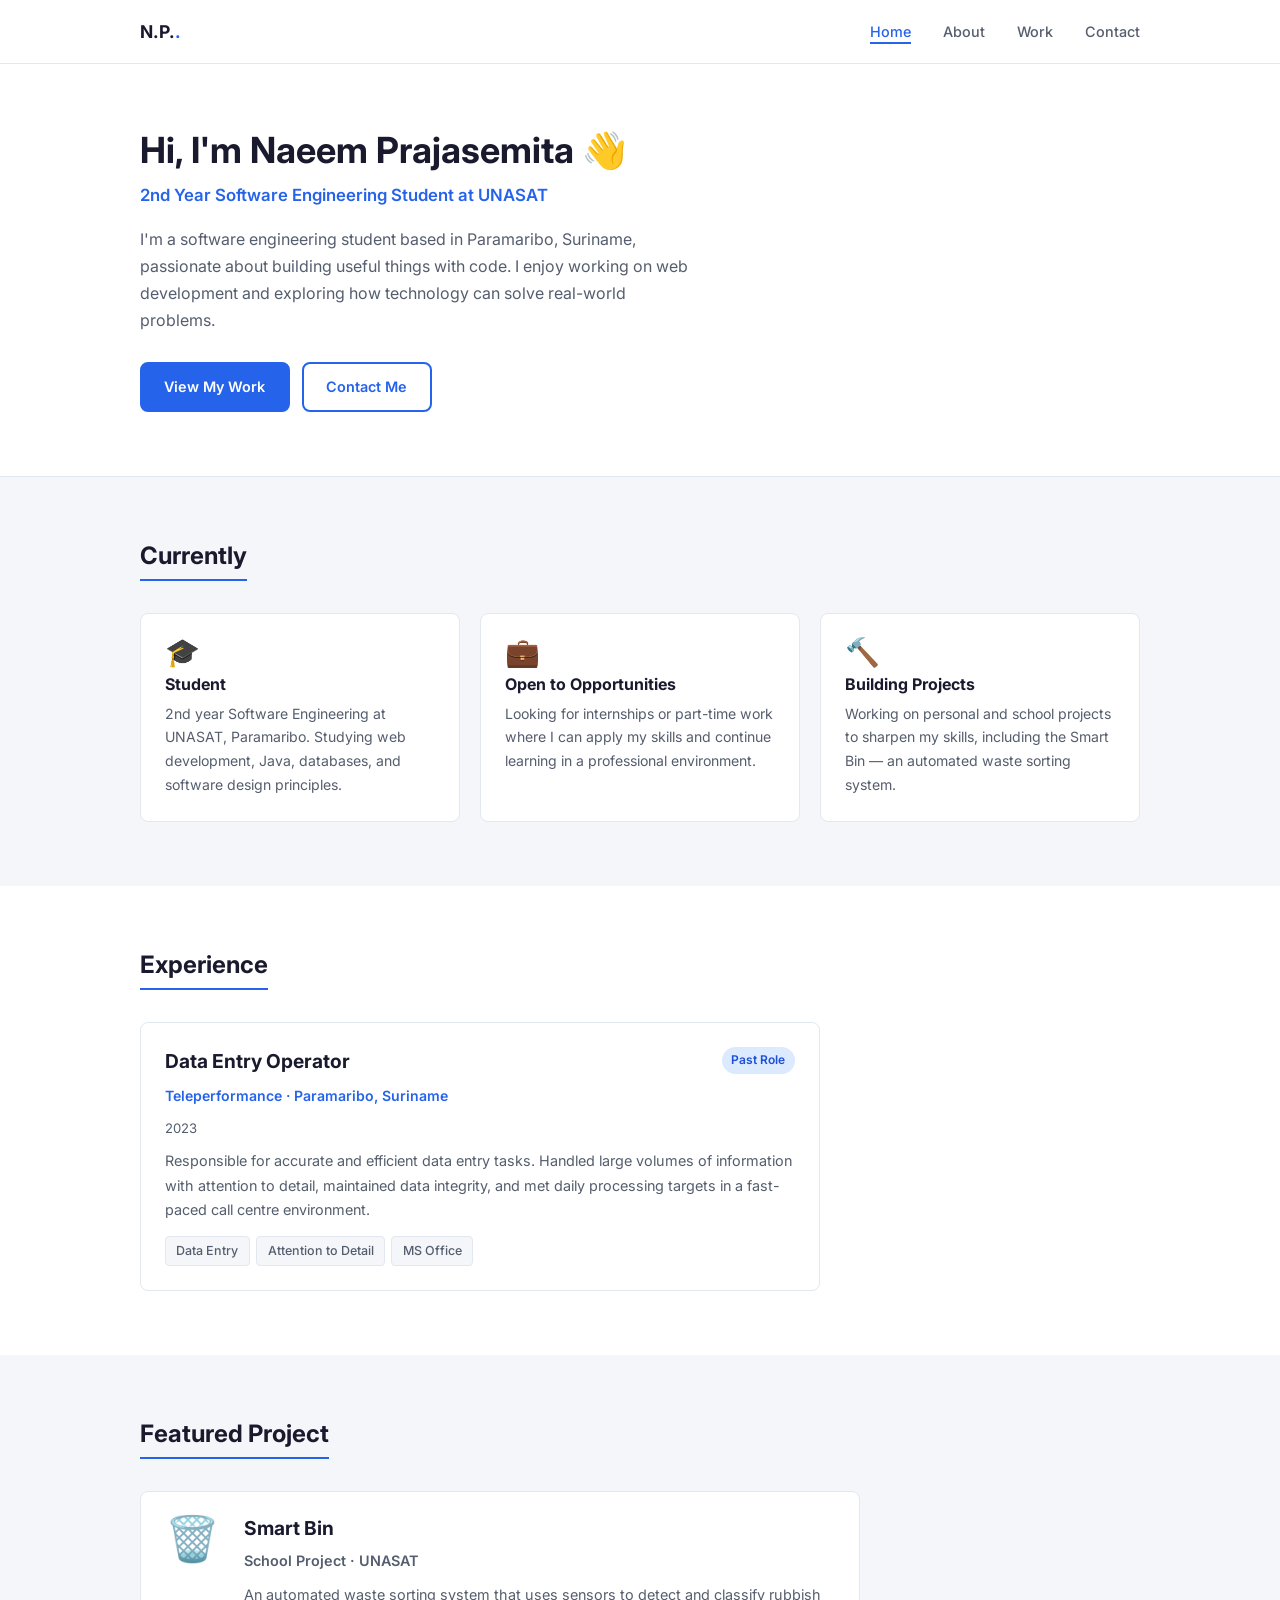
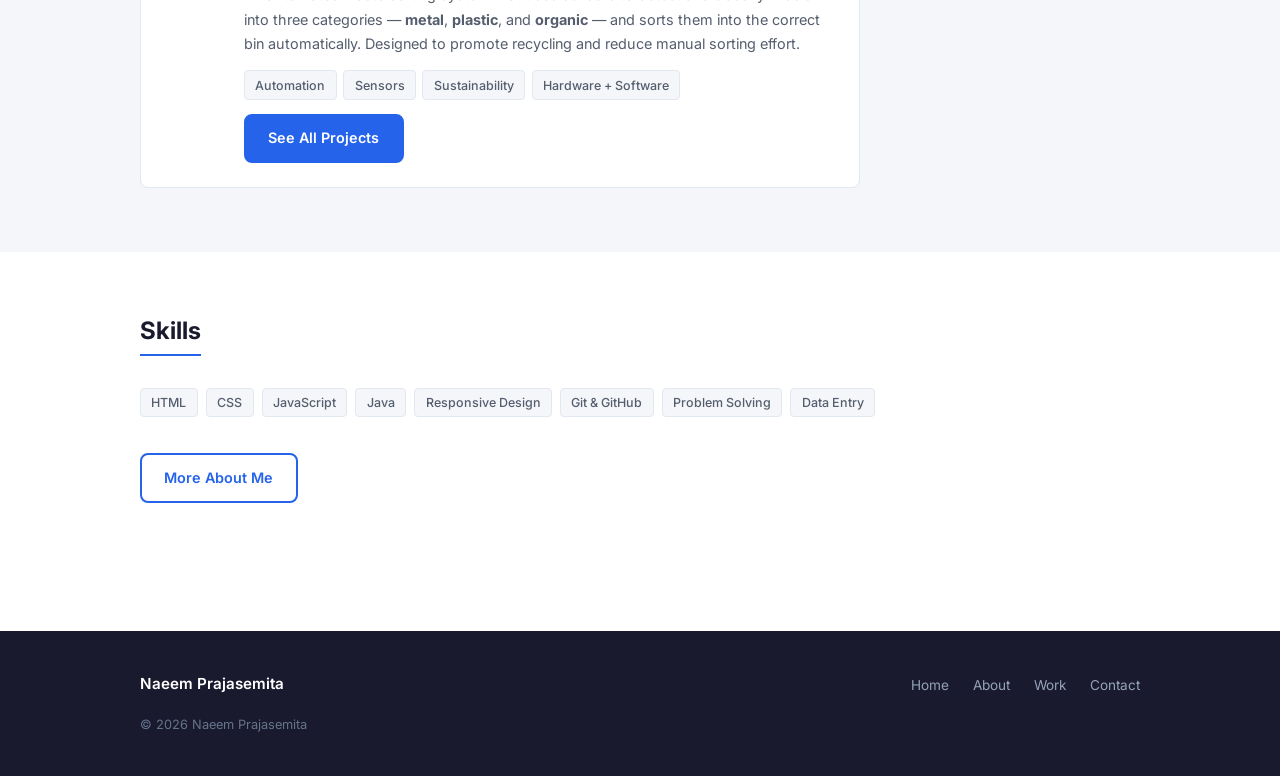
<file: index.html>
<!DOCTYPE html>
<html lang="en">
<head>
  <meta charset="UTF-8" />
  <meta name="viewport" content="width=device-width, initial-scale=1.0" />

  <title>Naeem Prajasemita — Software Engineering Student</title>
  <meta name="description" content="Portfolio of Naeem Prajasemita, 2nd year Software Engineering student at UNASAT." />

  <link rel="stylesheet" href="./css/main.css" />

  <link rel="stylesheet" href="./css/index.css" />

  <link rel="preconnect" href="https://fonts.googleapis.com" />
  <link rel="preconnect" href="https://fonts.gstatic.com" crossorigin />
  <link href="https://fonts.googleapis.com/css2?family=Inter:wght@400;500;600;700&display=swap" rel="stylesheet" />
</head>
<body>


  <nav class="nav">
    <div class="nav-inner">

      <a href="./index.html" class="nav-logo">N.P.<span>.</span></a>

      <button class="nav-menu-btn" aria-label="Open menu" aria-expanded="false">
        <span></span>
        <span></span>
        <span></span>
      </button>

      <ul class="nav-links">
        <li><a href="./index.html">Home</a></li>
        <li><a href="./about.html">About</a></li>
        <li><a href="./work.html">Work</a></li>
        <li><a href="./contact.html">Contact</a></li>
      </ul>

    </div>
  </nav>



  <header class="hero section">
    <div class="container">

      <h1 class="hero-name">Hi, I'm Naeem Prajasemita 👋</h1>

      <p class="hero-tagline">2nd Year Software Engineering Student at UNASAT</p>

      <p class="hero-desc">
        I'm a software engineering student based in Paramaribo, Suriname, passionate
        about building useful things with code. I enjoy working on web development and
        exploring how technology can solve real-world problems.
      </p>

      <div class="hero-btns">
        <a href="./work.html" class="btn btn-primary">View My Work</a>
        <a href="./contact.html" class="btn btn-outline">Contact Me</a>
      </div>

    </div>
  </header>



  <section class="section section-alt">
    <div class="container">

      <h2 class="section-title">Currently</h2>

      <div class="roles-grid">

        <div class="role-card card">
          <div class="role-icon">🎓</div>
          <h3>Student</h3>
          <p>2nd year Software Engineering at UNASAT, Paramaribo. Studying web development, Java, databases, and software design principles.</p>
        </div>

        <div class="role-card card">
          <div class="role-icon">💼</div>
          <h3>Open to Opportunities</h3>
          <p>Looking for internships or part-time work where I can apply my skills and continue learning in a professional environment.</p>
        </div>

        <div class="role-card card">
          <div class="role-icon">🔨</div>
          <h3>Building Projects</h3>
          <p>Working on personal and school projects to sharpen my skills, including the Smart Bin — an automated waste sorting system.</p>
        </div>

      </div>

    </div>
  </section>



  <section class="section">
    <div class="container">

      <h2 class="section-title">Experience</h2>

      <div class="exp-card card">
        <div class="exp-header">
          <h3>Data Entry Operator</h3>
          <span class="exp-badge">Past Role</span>
        </div>
        <p class="exp-company">Teleperformance · Paramaribo, Suriname</p>
        <p class="exp-date">2023</p>
        <p class="exp-desc">
          Responsible for accurate and efficient data entry tasks. Handled large volumes
          of information with attention to detail, maintained data integrity, and met
          daily processing targets in a fast-paced call centre environment.
        </p>
        <div class="exp-tags">
          <span class="tag">Data Entry</span>
          <span class="tag">Attention to Detail</span>
          <span class="tag">MS Office</span>
        </div>
      </div>

    </div>
  </section>



  <section class="section section-alt">
    <div class="container">

      <h2 class="section-title">Featured Project</h2>

      <div class="featured-card card">
        <div class="featured-icon">🗑️</div>
        <div class="featured-body">
          <h3>Smart Bin</h3>
          <p class="exp-company">School Project · UNASAT</p>
          <p>
            An automated waste sorting system that uses sensors to detect and classify
            rubbish into three categories — <strong>metal</strong>, <strong>plastic</strong>,
            and <strong>organic</strong> — and sorts them into the correct bin automatically.
            Designed to promote recycling and reduce manual sorting effort.
          </p>
          <div class="exp-tags">
            <span class="tag">Automation</span>
            <span class="tag">Sensors</span>
            <span class="tag">Sustainability</span>
            <span class="tag">Hardware + Software</span>
          </div>
          <a href="./work.html" class="btn btn-primary">See All Projects</a>
        </div>
      </div>

    </div>
  </section>



  <section class="section">
    <div class="container">

      <h2 class="section-title">Skills</h2>

      <div class="home-skills">
        <span class="tag">HTML</span>
        <span class="tag">CSS</span>
        <span class="tag">JavaScript</span>
        <span class="tag">Java</span>
        <span class="tag">Responsive Design</span>
        <span class="tag">Git &amp; GitHub</span>
        <span class="tag">Problem Solving</span>
        <span class="tag">Data Entry</span>
      </div>

      <a href="./about.html" class="btn btn-outline mt-1">More About Me</a>

    </div>
  </section>



  <footer class="footer">
    <div class="container footer-inner">
      <span class="footer-name">Naeem Prajasemita</span>

      <ul class="footer-links">
        <li><a href="./index.html">Home</a></li>
        <li><a href="./about.html">About</a></li>
        <li><a href="./work.html">Work</a></li>
        <li><a href="./contact.html">Contact</a></li>
      </ul>

      <p class="footer-copy">© <span id="footer-year"></span> Naeem Prajasemita</p>
    </div>
  </footer>


  <script src="./js/main.js"></script>

</body>
</html>
</file>
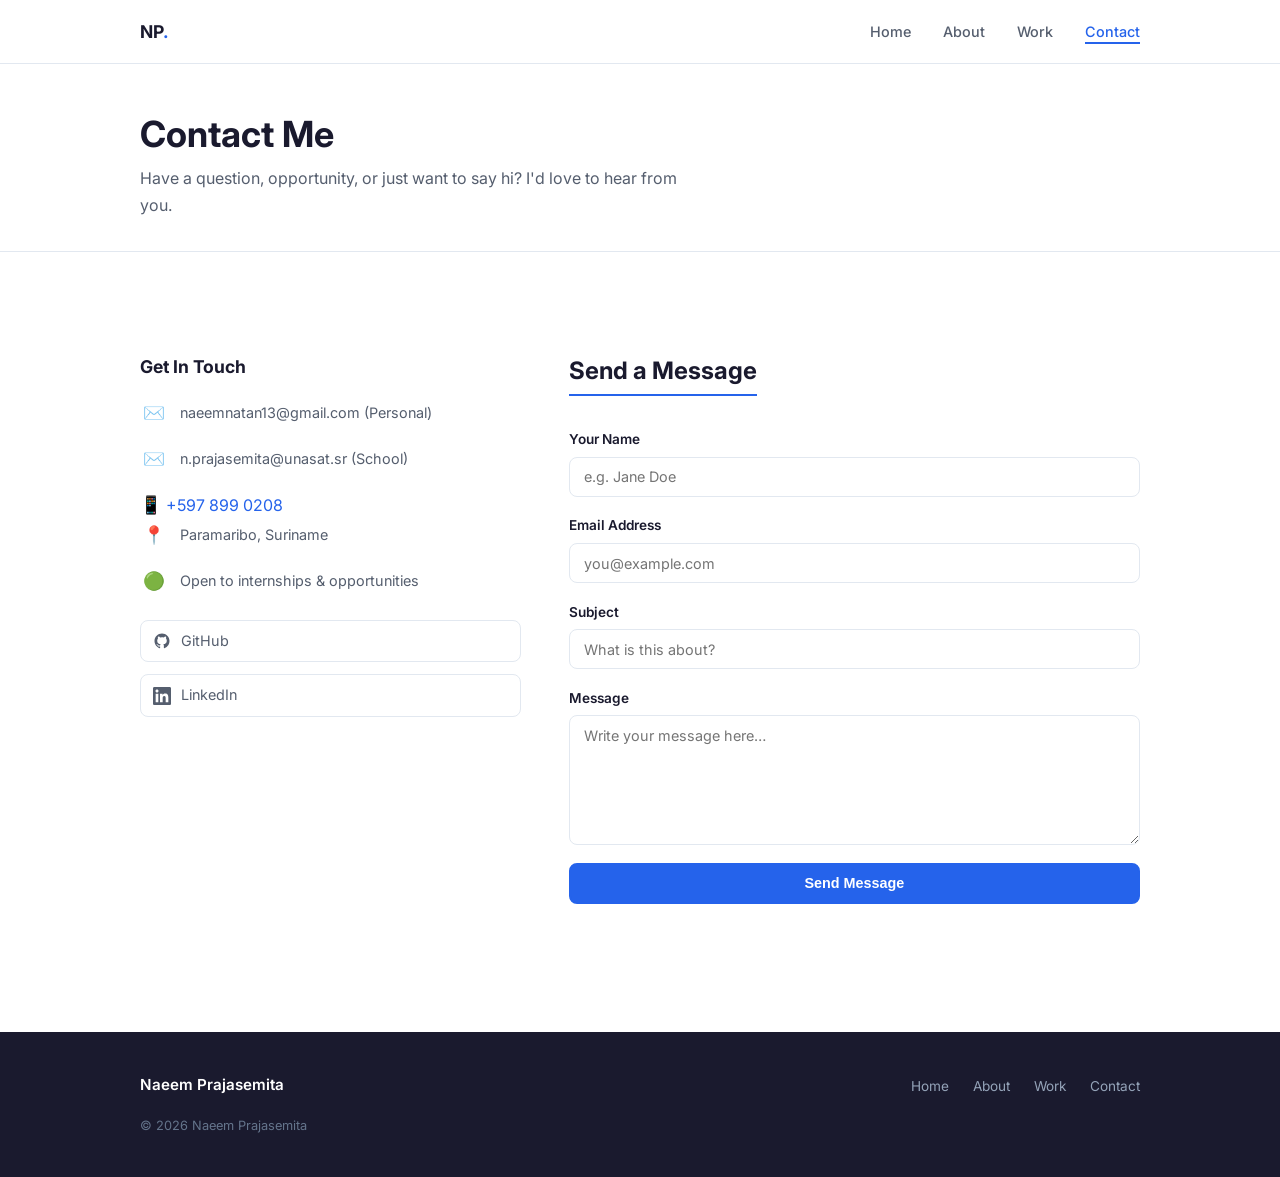
<file: contact.html>
<!DOCTYPE html>
<html lang="en">
<head>
  <meta charset="UTF-8" />
  <meta name="viewport" content="width=device-width, initial-scale=1.0" />

  <title>Contact — Naeem Prajasemita</title>
  <meta name="description" content="Get in touch with Naeem Prajasemita." />

  <link rel="stylesheet" href="./css/main.css" />

  <link rel="stylesheet" href="./css/contact.css" />

  <link rel="preconnect" href="https://fonts.googleapis.com" />
  <link rel="preconnect" href="https://fonts.gstatic.com" crossorigin />
  <link href="https://fonts.googleapis.com/css2?family=Inter:wght@400;500;600;700&display=swap" rel="stylesheet" />
</head>
<body>


  <nav class="nav">
    <div class="nav-inner">
      <a href="./index.html" class="nav-logo">NP<span>.</span></a>

      <button class="nav-menu-btn" aria-label="Open menu" aria-expanded="false">
        <span></span>
        <span></span>
        <span></span>
      </button>

      <ul class="nav-links">
        <li><a href="./index.html">Home</a></li>
        <li><a href="./about.html">About</a></li>
        <li><a href="./work.html">Work</a></li>
        <li><a href="./contact.html">Contact</a></li>
      </ul>
    </div>
  </nav>



  <div class="contact-header">
    <div class="container">
      <h1>Contact Me</h1>
      <p>Have a question, opportunity, or just want to say hi? I'd love to hear from you.</p>
    </div>
  </div>


  <main>
    <section class="section">
      <div class="container contact-layout">


        <div class="contact-info">

          <h2>Get In Touch</h2>

            <a href="mailto:naeemnatan13@gmail.com" class="contact-item">
            <span class="contact-icon">✉️</span>
            naeemnatan13@gmail.com (Personal)
          </a>
          <a href="mailto:naeem.prajasemita@unasat.edu.sr" class="contact-item">
            <span class="contact-icon">✉️</span>
            n.prajasemita@unasat.sr (School)
          </a>

          <a href="tel:+5978990208 class="contact-item">
            <span class="contact-icon">📱</span>
            +597 899 0208
          </a>

          <div class="contact-item">
            <span class="contact-icon">📍</span>
            Paramaribo, Suriname
          </div>

          <div class="contact-item">
            <span class="contact-icon">🟢</span>
            Open to internships &amp; opportunities
          </div>



          <div class="social-links">

            <a href="https://github.com/naeemprajasemita" class="social-link" target="_blank" rel="noopener">
              <svg width="18" height="18" viewBox="0 0 24 24" fill="currentColor" aria-hidden="true">
                <path d="M12 2C6.477 2 2 6.484 2 12.017c0 4.425 2.865 8.18 6.839 9.504.5.092.682-.217.682-.483 0-.237-.008-.868-.013-1.703-2.782.605-3.369-1.343-3.369-1.343-.454-1.158-1.11-1.466-1.11-1.466-.908-.62.069-.608.069-.608 1.003.07 1.531 1.032 1.531 1.032.892 1.53 2.341 1.088 2.91.832.092-.647.35-1.088.636-1.338-2.22-.253-4.555-1.113-4.555-4.951 0-1.093.39-1.988 1.029-2.688-.103-.253-.446-1.272.098-2.65 0 0 .84-.27 2.75 1.026A9.564 9.564 0 0112 6.844c.85.004 1.705.115 2.504.337 1.909-1.296 2.747-1.027 2.747-1.027.546 1.379.202 2.398.1 2.651.64.7 1.028 1.595 1.028 2.688 0 3.848-2.339 4.695-4.566 4.943.359.309.678.92.678 1.855 0 1.338-.012 2.419-.012 2.747 0 .268.18.58.688.482A10.019 10.019 0 0022 12.017C22 6.484 17.522 2 12 2z"/>
              </svg>
              GitHub
            </a>

            <a href="https://www.linkedin.com/in/naeem-prajasemita?utm_source=share_via&utm_content=profile&utm_medium=member_android" class="social-link" target="_blank" rel="noopener">
              <svg width="18" height="18" viewBox="0 0 24 24" fill="currentColor" aria-hidden="true">
                <path d="M20.447 20.452h-3.554v-5.569c0-1.328-.027-3.037-1.852-3.037-1.853 0-2.136 1.445-2.136 2.939v5.667H9.351V9h3.414v1.561h.046c.477-.9 1.637-1.85 3.37-1.85 3.601 0 4.267 2.37 4.267 5.455v6.286zM5.337 7.433c-1.144 0-2.063-.926-2.063-2.065 0-1.138.92-2.063 2.063-2.063 1.14 0 2.064.925 2.064 2.063 0 1.139-.925 2.065-2.064 2.065zm1.782 13.019H3.555V9h3.564v11.452zM22.225 0H1.771C.792 0 0 .774 0 1.729v20.542C0 23.227.792 24 1.771 24h20.451C23.2 24 24 23.227 24 22.271V1.729C24 .774 23.2 0 22.222 0h.003z"/>
              </svg>
              LinkedIn
            </a>

          </div>

        </div>



        <div>
          <h2 class="section-title">Send a Message</h2>

          <form class="contact-form" id="contact-form" novalidate>

            <div class="form-group">
              <label for="name">Your Name</label>
              <input type="text" id="name" name="name" placeholder="e.g. Jane Doe" required />
            </div>

            <div class="form-group">
              <label for="email">Email Address</label>
              <input type="email" id="email" name="email" placeholder="you@example.com" required />
            </div>

            <div class="form-group">
              <label for="subject">Subject</label>
              <input type="text" id="subject" name="subject" placeholder="What is this about?" />
            </div>

            <div class="form-group">
              <label for="message">Message</label>
              <textarea id="message" name="message" placeholder="Write your message here…" required></textarea>
            </div>

            <button type="submit" class="btn btn-primary">Send Message</button>

            <div class="form-success" id="form-success">
              ✅ Message sent! I'll get back to you soon.
            </div>

          </form>
        </div>

      </div>
    </section>
  </main>


  <footer class="footer">
    <div class="container footer-inner">
      <span class="footer-name">Naeem Prajasemita</span>
      <ul class="footer-links">
        <li><a href="./index.html">Home</a></li>
        <li><a href="./about.html">About</a></li>
        <li><a href="./work.html">Work</a></li>
        <li><a href="./contact.html">Contact</a></li>
      </ul>
      <p class="footer-copy">© <span id="footer-year"></span> Naeem Prajasemita</p>
    </div>
  </footer>


  <script src="./js/main.js"></script>
  <script src="./js/contact.js"></script>

</body>
</html>
</file>
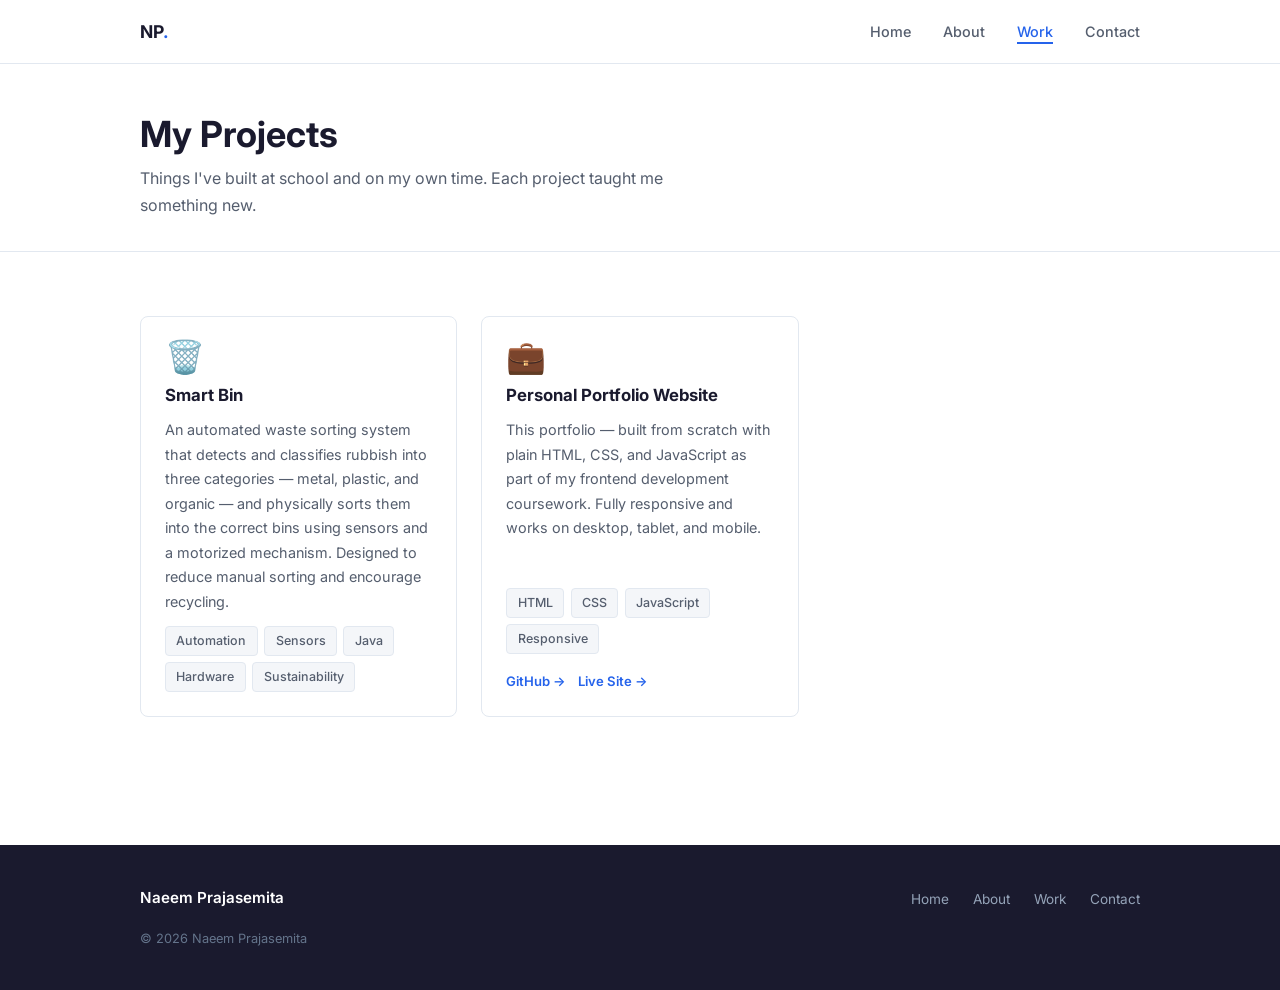
<file: work.html>
<!DOCTYPE html>
<html lang="en">
<head>
  <meta charset="UTF-8" />
  <meta name="viewport" content="width=device-width, initial-scale=1.0" />

  <title>Work — Naeem Prajasemita</title>
  <meta name="description" content="Projects by Naeem Prajasemita — web development, Java, and more." />

  <link rel="stylesheet" href="./css/main.css" />

  <link rel="stylesheet" href="./css/work.css" />

  <link rel="preconnect" href="https://fonts.googleapis.com" />
  <link rel="preconnect" href="https://fonts.gstatic.com" crossorigin />
  <link href="https://fonts.googleapis.com/css2?family=Inter:wght@400;500;600;700&display=swap" rel="stylesheet" />
</head>
<body>

  <nav class="nav">
    <div class="nav-inner">
      <a href="./index.html" class="nav-logo">NP<span>.</span></a>

      <button class="nav-menu-btn" aria-label="Open menu" aria-expanded="false">
        <span></span>
        <span></span>
        <span></span>
      </button>

      <ul class="nav-links">
        <li><a href="./index.html">Home</a></li>
        <li><a href="./about.html">About</a></li>
        <li><a href="./work.html">Work</a></li>
        <li><a href="./contact.html">Contact</a></li>
      </ul>
    </div>
  </nav>


  <div class="work-header">
    <div class="container">
      <h1>My Projects</h1>
      <p>Things I've built at school and on my own time. Each project taught me something new.</p>
    </div>
  </div>


  <main>
    <section class="section">
      <div class="container">


        <div class="projects-grid" id="projects-grid">

          <article class="project-card" data-category="school">

            <div class="project-icon">🗑️</div>

            <h3>Smart Bin</h3>

            <p>
              An automated waste sorting system that detects and classifies rubbish into
              three categories — metal, plastic, and organic — and physically sorts them
              into the correct bins using sensors and a motorized mechanism. Designed to reduce manual sorting and encourage recycling.
            </p>

            <div class="project-tags">
              <span class="tag">Automation</span>
              <span class="tag">Sensors</span>
              <span class="tag">Java</span>
              <span class="tag">Hardware</span>
              <span class="tag">Sustainability</span>
            </div>

          </article>


          <article class="project-card" data-category="web">
            <div class="project-icon">💼</div>
            <h3>Personal Portfolio Website</h3>
            <p>
              This portfolio — built from scratch with plain HTML, CSS, and JavaScript
              as part of my frontend development coursework. Fully responsive and
              works on desktop, tablet, and mobile.
            </p>
            <div class="project-tags">
              <span class="tag">HTML</span>
              <span class="tag">CSS</span>
              <span class="tag">JavaScript</span>
              <span class="tag">Responsive</span>
            </div>
            <div class="project-links">
              <a href="https://github.com/naeemprajasemita/portfolio-assignment" target="_blank" rel="noopener">GitHub →</a>
              <a href="https://naeemprajasemita.github.io/portfolio-assignment/" target="_blank" rel="noopener">Live Site →</a>
            </div>
          </article>


        </div>

      </div>
    </section>
  </main>


  <footer class="footer">
    <div class="container footer-inner">
      <span class="footer-name">Naeem Prajasemita</span>
      <ul class="footer-links">
        <li><a href="./index.html">Home</a></li>
        <li><a href="./about.html">About</a></li>
        <li><a href="./work.html">Work</a></li>
        <li><a href="./contact.html">Contact</a></li>
      </ul>
      <p class="footer-copy">© <span id="footer-year"></span> Naeem Prajasemita</p>
    </div>
  </footer>


  <script src="./js/main.js"></script>
  <script src="./js/work.js"></script>

</body>
</html>
</file>
<file: css/main.css>
@import url('https://fonts.googleapis.com/css2?family=Inter:wght@400;500;600;700&display=swap');

:root {
  
  --color-bg:        #ffffff;
  --color-bg-alt:    #f4f6f9; 
  --color-text:      #1a1a2e;  
  --color-text-soft: #555e6e;  
  --color-accent:    #2563eb;  
  --color-accent-hover: #1d4ed8;
  --color-border:    #e2e8f0;
  --color-white:     #ffffff;

  --font-main: 'Inter', sans-serif;

  --gap:    1.5rem;
  --radius: 8px;

  
  --max-width: 1000px;
  --nav-height: 64px;
}

*, *::before, *::after {
  box-sizing: border-box;
  margin: 0;
  padding: 0;
}

html {
  scroll-behavior: smooth;
}

body {
  font-family: var(--font-main);
  font-size: 1rem;
  line-height: 1.7;
  color: var(--color-text);
  background: var(--color-bg);
}

img {
  max-width: 100%;
  display: block;
}

a {
  color: var(--color-accent);
  text-decoration: none;
}

a:hover {
  text-decoration: underline;
}

ul {
  list-style: none;
}

.container {
  width: 90%;
  max-width: var(--max-width);
  margin-inline: auto;
}

.section {
  padding: 4rem 0;
}

.section-alt {
  background: var(--color-bg-alt);
}

h1, h2, h3, h4 {
  line-height: 1.25;
  font-weight: 700;
  color: var(--color-text);
}

h1 { font-size: 2.25rem; }
h2 { font-size: 1.6rem;  }
h3 { font-size: 1.2rem;  }

.section-title {
  font-size: 1.5rem;
  margin-bottom: 2rem;
  padding-bottom: 0.5rem;
  border-bottom: 2px solid var(--color-accent);
  display: inline-block;
}

.nav {
  position: sticky;
  top: 0;
  height: var(--nav-height);
  background: var(--color-white);
  border-bottom: 1px solid var(--color-border);
  z-index: 100;
  display: flex;
  align-items: center;
}

.nav-inner {
  display: flex;
  align-items: center;
  justify-content: space-between;
  width: 90%;
  max-width: var(--max-width);
  margin-inline: auto;
}

.nav-logo {
  font-size: 1.1rem;
  font-weight: 700;
  color: var(--color-text);
  text-decoration: none;
}

.nav-logo span {
  color: var(--color-accent);
}

.nav-links {
  display: flex;
  gap: 2rem;
}

.nav-links a {
  font-size: 0.9rem;
  font-weight: 500;
  color: var(--color-text-soft);
  text-decoration: none;
  padding-bottom: 2px;
  border-bottom: 2px solid transparent;
  transition: color 0.2s, border-color 0.2s;
}

.nav-links a:hover,
.nav-links a.active {
  color: var(--color-accent);
  border-bottom-color: var(--color-accent);
}

.nav-menu-btn {
  display: none;
  flex-direction: column;
  gap: 5px;
  background: none;
  border: none;
  cursor: pointer;
  padding: 4px;
}

.nav-menu-btn span {
  display: block;
  width: 22px;
  height: 2px;
  background: var(--color-text);
  border-radius: 2px;
  transition: transform 0.3s, opacity 0.3s;
}

.nav-menu-btn.is-open span:nth-child(1) { transform: translateY(7px) rotate(45deg); }
.nav-menu-btn.is-open span:nth-child(2) { opacity: 0; }
.nav-menu-btn.is-open span:nth-child(3) { transform: translateY(-7px) rotate(-45deg); }


.btn {
  display: inline-block;
  padding: 0.65rem 1.4rem;
  border-radius: var(--radius);
  font-size: 0.9rem;
  font-weight: 600;
  cursor: pointer;
  border: 2px solid transparent;
  text-decoration: none;
  transition: background 0.2s, color 0.2s, border-color 0.2s;
}

.btn-primary {
  background: var(--color-accent);
  color: var(--color-white);
  border-color: var(--color-accent);
}

.btn-primary:hover {
  background: var(--color-accent-hover);
  border-color: var(--color-accent-hover);
  text-decoration: none;
}

.btn-outline {
  background: transparent;
  color: var(--color-accent);
  border-color: var(--color-accent);
}

.btn-outline:hover {
  background: var(--color-accent);
  color: var(--color-white);
  text-decoration: none;
}


.tag {
  display: inline-block;
  padding: 0.2rem 0.65rem;
  background: var(--color-bg-alt);
  border: 1px solid var(--color-border);
  border-radius: 4px;
  font-size: 0.78rem;
  font-weight: 500;
  color: var(--color-text-soft);
}

.card {
  background: var(--color-white);
  border: 1px solid var(--color-border);
  border-radius: var(--radius);
  padding: 1.5rem;
}

.footer {
  background: var(--color-text);
  color: #c8d0dc;
  padding: 2.5rem 0;
  margin-top: 4rem;
}

.footer-inner {
  display: flex;
  align-items: center;
  justify-content: space-between;
  flex-wrap: wrap;
  gap: 1rem;
}

.footer-name {
  font-weight: 600;
  color: var(--color-white);
  font-size: 0.95rem;
}

.footer-links {
  display: flex;
  gap: 1.5rem;
}

.footer-links a {
  font-size: 0.85rem;
  color: #94a3b8;
  text-decoration: none;
  transition: color 0.2s;
}

.footer-links a:hover {
  color: var(--color-white);
}

.footer-copy {
  font-size: 0.8rem;
  color: #64748b;
  width: 100%;
}

.text-soft { color: var(--color-text-soft); }
.text-center { text-align: center; }
.mt-1 { margin-top: 1rem; }
.mt-2 { margin-top: 2rem; }

@media (max-width: 640px) {
  .nav-menu-btn {
    display: flex;
  }

  .nav-links {
    position: absolute;
    top: var(--nav-height);
    left: 0;
    right: 0;
    flex-direction: column;
    gap: 0;
    background: var(--color-white);
    border-bottom: 1px solid var(--color-border);
  
    display: none;
  }

  .nav-links.is-open {
    display: flex;
  }

  .nav-links a {
    padding: 1rem 1.5rem;
    border-bottom: 1px solid var(--color-border);
    font-size: 1rem;
  }

  h1 { font-size: 1.75rem; }
  h2 { font-size: 1.35rem; }

  .footer-inner {
    flex-direction: column;
    align-items: flex-start;
  }
}

@media (max-width: 768px) {
  .section {
    padding: 3rem 0;
  }
}
</file>
<file: css/index.css>
.hero {
  padding-top: 4rem;
  padding-bottom: 4rem;
  border-bottom: 1px solid var(--color-border);
}

.hero-name {
  font-size: 2.25rem;
  margin-bottom: 0.5rem;
}

.hero-tagline {
  font-size: 1.05rem;
  font-weight: 600;
  color: var(--color-accent);
  margin-bottom: 1rem;
}

.hero-desc {
  color: var(--color-text-soft);
  max-width: 55ch;
  margin-bottom: 1.75rem;
  font-size: 1rem;
}

.hero-btns {
  display: flex;
  gap: 0.75rem;
  flex-wrap: wrap;
}

.roles-grid {
  display: grid;
  grid-template-columns: repeat(auto-fill, minmax(240px, 1fr));
  gap: 1.25rem;
}

.role-card {
  display: flex;
  flex-direction: column;
  gap: 0.5rem;
}

.role-icon {
  font-size: 1.75rem;
  line-height: 1;
}

.role-card h3 {
  font-size: 1rem;
}

.role-card p {
  font-size: 0.88rem;
  color: var(--color-text-soft);
}

.exp-card {
  display: flex;
  flex-direction: column;
  gap: 0.6rem;
  max-width: 680px;
}

.exp-header {
  display: flex;
  align-items: center;
  justify-content: space-between;
  flex-wrap: wrap;
  gap: 0.5rem;
}

.exp-badge {
  font-size: 0.75rem;
  font-weight: 600;
  padding: 0.2rem 0.6rem;
  border-radius: 20px;
  background: #dbeafe;
  color: #1d4ed8;
}

.exp-company {
  font-size: 0.88rem;
  font-weight: 600;
  color: var(--color-accent);
}

.exp-date {
  font-size: 0.82rem;
  color: var(--color-text-soft);
}

.exp-desc {
  font-size: 0.9rem;
  color: var(--color-text-soft);
}

.exp-tags {
  display: flex;
  flex-wrap: wrap;
  gap: 0.4rem;
  margin-top: 0.25rem;
}

.featured-card {
  display: flex;
  gap: 1.5rem;
  align-items: flex-start;
  max-width: 720px;
}

.featured-icon {
  font-size: 2.75rem;
  line-height: 1;
  flex-shrink: 0;
}

.featured-body {
  display: flex;
  flex-direction: column;
  gap: 0.6rem;
}

.featured-body h3 {
  font-size: 1.2rem;
}

.featured-body p {
  font-size: 0.9rem;
  color: var(--color-text-soft);
}

.featured-body .btn {
  align-self: flex-start;
  margin-top: 0.25rem;
}

.home-skills {
  display: flex;
  flex-wrap: wrap;
  gap: 0.5rem;
  margin-bottom: 1.25rem;
}

@media (max-width: 640px) {
  .roles-grid {
    grid-template-columns: 1fr;
  }

  .featured-card {
    flex-direction: column;
  }

  .hero-name {
    font-size: 1.75rem;
  }
}
</file>
<file: css/contact.css>
.contact-header {
  padding: 3rem 0 2rem;
  border-bottom: 1px solid var(--color-border);
}

.contact-header p {
  color: var(--color-text-soft);
  margin-top: 0.5rem;
  max-width: 55ch;
}

/* ── Two-column layout ── */
.contact-layout {
  display: grid;
  grid-template-columns: 1fr 1.5fr;
  gap: 3rem;
  align-items: start;
  padding-top: 2.5rem;
}

/* ── Contact info column ── */
.contact-info h2 {
  font-size: 1.1rem;
  margin-bottom: 1.25rem;
}

.contact-item {
  display: flex;
  align-items: center;
  gap: 0.75rem;
  margin-bottom: 1rem;
  font-size: 0.9rem;
  color: var(--color-text-soft);
  text-decoration: none;
  transition: color 0.2s;
}

.contact-item:hover {
  color: var(--color-accent);
}

.contact-icon {
  font-size: 1.1rem;
  width: 28px;
  text-align: center;
  flex-shrink: 0;
}

/* Social links */
.social-links {
  display: flex;
  flex-direction: column;
  gap: 0.75rem;
  margin-top: 1.5rem;
}

.social-link {
  display: flex;
  align-items: center;
  gap: 0.65rem;
  font-size: 0.9rem;
  color: var(--color-text-soft);
  text-decoration: none;
  padding: 0.5rem 0.75rem;
  border: 1px solid var(--color-border);
  border-radius: var(--radius);
  transition: border-color 0.2s, color 0.2s;
}

.social-link:hover {
  border-color: var(--color-accent);
  color: var(--color-accent);
  text-decoration: none;
}

/* ── Contact form ── */
.contact-form {
  display: flex;
  flex-direction: column;
  gap: 1.1rem;
}

.form-group {
  display: flex;
  flex-direction: column;
  gap: 0.35rem;
}

.form-group label {
  font-size: 0.85rem;
  font-weight: 600;
  color: var(--color-text);
}

.form-group input,
.form-group textarea,
.form-group select {
  padding: 0.65rem 0.9rem;
  border: 1px solid var(--color-border);
  border-radius: var(--radius);
  font-size: 0.9rem;
  font-family: var(--font-main);
  color: var(--color-text);
  background: var(--color-white);
  transition: border-color 0.2s;
  width: 100%;
}

.form-group input:focus,
.form-group textarea:focus,
.form-group select:focus {
  outline: none;
  border-color: var(--color-accent);
}

.form-group textarea {
  resize: vertical;
  min-height: 130px;
}

.form-success {
  display: none;
  padding: 0.85rem 1rem;
  background: #d1fae5;
  border: 1px solid #6ee7b7;
  border-radius: var(--radius);
  color: #065f46;
  font-size: 0.9rem;
  font-weight: 500;
}

/* ── Responsive ── */
@media (max-width: 768px) {
  .contact-layout {
    grid-template-columns: 1fr;
    gap: 2rem;
  }
}

@media (max-width: 640px) {
  .social-links {
    flex-direction: row;
    flex-wrap: wrap;
  }
}
</file>
<file: css/work.css>
.work-header {
  padding: 3rem 0 2rem;
  border-bottom: 1px solid var(--color-border);
}

.work-header p {
  color: var(--color-text-soft);
  margin-top: 0.5rem;
  max-width: 55ch;
}

.filter-row {
  display: flex;
  flex-wrap: wrap;
  gap: 0.5rem;
  margin: 2rem 0;
}

.filter-btn {
  padding: 0.4rem 1rem;
  border: 1px solid var(--color-border);
  background: var(--color-white);
  border-radius: 20px;
  font-size: 0.82rem;
  font-weight: 500;
  cursor: pointer;
  font-family: var(--font-main);
  color: var(--color-text-soft);
  transition: background 0.2s, color 0.2s, border-color 0.2s;
}

.filter-btn:hover,
.filter-btn.active {
  background: var(--color-accent);
  color: var(--color-white);
  border-color: var(--color-accent);
}

.projects-grid {
  display: grid;
  grid-template-columns: repeat(auto-fill, minmax(280px, 1fr));
  gap: 1.5rem;
}

.project-card {
  display: flex;
  flex-direction: column;
  gap: 0.75rem;
  background: var(--color-white);
  border: 1px solid var(--color-border);
  border-radius: var(--radius);
  padding: 1.5rem;
  transition: box-shadow 0.2s, border-color 0.2s;
}

.project-card:hover {
  border-color: var(--color-accent);
  box-shadow: 0 4px 16px rgba(37, 99, 235, 0.08);
}

.project-icon {
  font-size: 2rem;
  line-height: 1;
}

.project-card h3 {
  font-size: 1.05rem;
  margin-bottom: 0;
}

.project-card p {
  font-size: 0.9rem;
  color: var(--color-text-soft);
  flex: 1;    
}

.project-tags {
  display: flex;
  flex-wrap: wrap;
  gap: 0.4rem;
}

.project-links {
  display: flex;
  gap: 0.75rem;
  padding-top: 0.25rem;
}

.project-links a {
  font-size: 0.82rem;
  font-weight: 600;
  color: var(--color-accent);
  text-decoration: none;
  transition: color 0.2s;
}

.project-links a:hover {
  color: var(--color-accent-hover);
  text-decoration: underline;
}

.projects-empty {
  grid-column: 1 / -1;
  text-align: center;
  padding: 3rem;
  color: var(--color-text-soft);
  font-size: 0.95rem;
  display: none;
}

@media (max-width: 640px) {
  .projects-grid {
    grid-template-columns: 1fr;
  }
}

@media (max-width: 768px) {
  .filter-row {
    margin: 1.5rem 0;
  }
}
</file>
